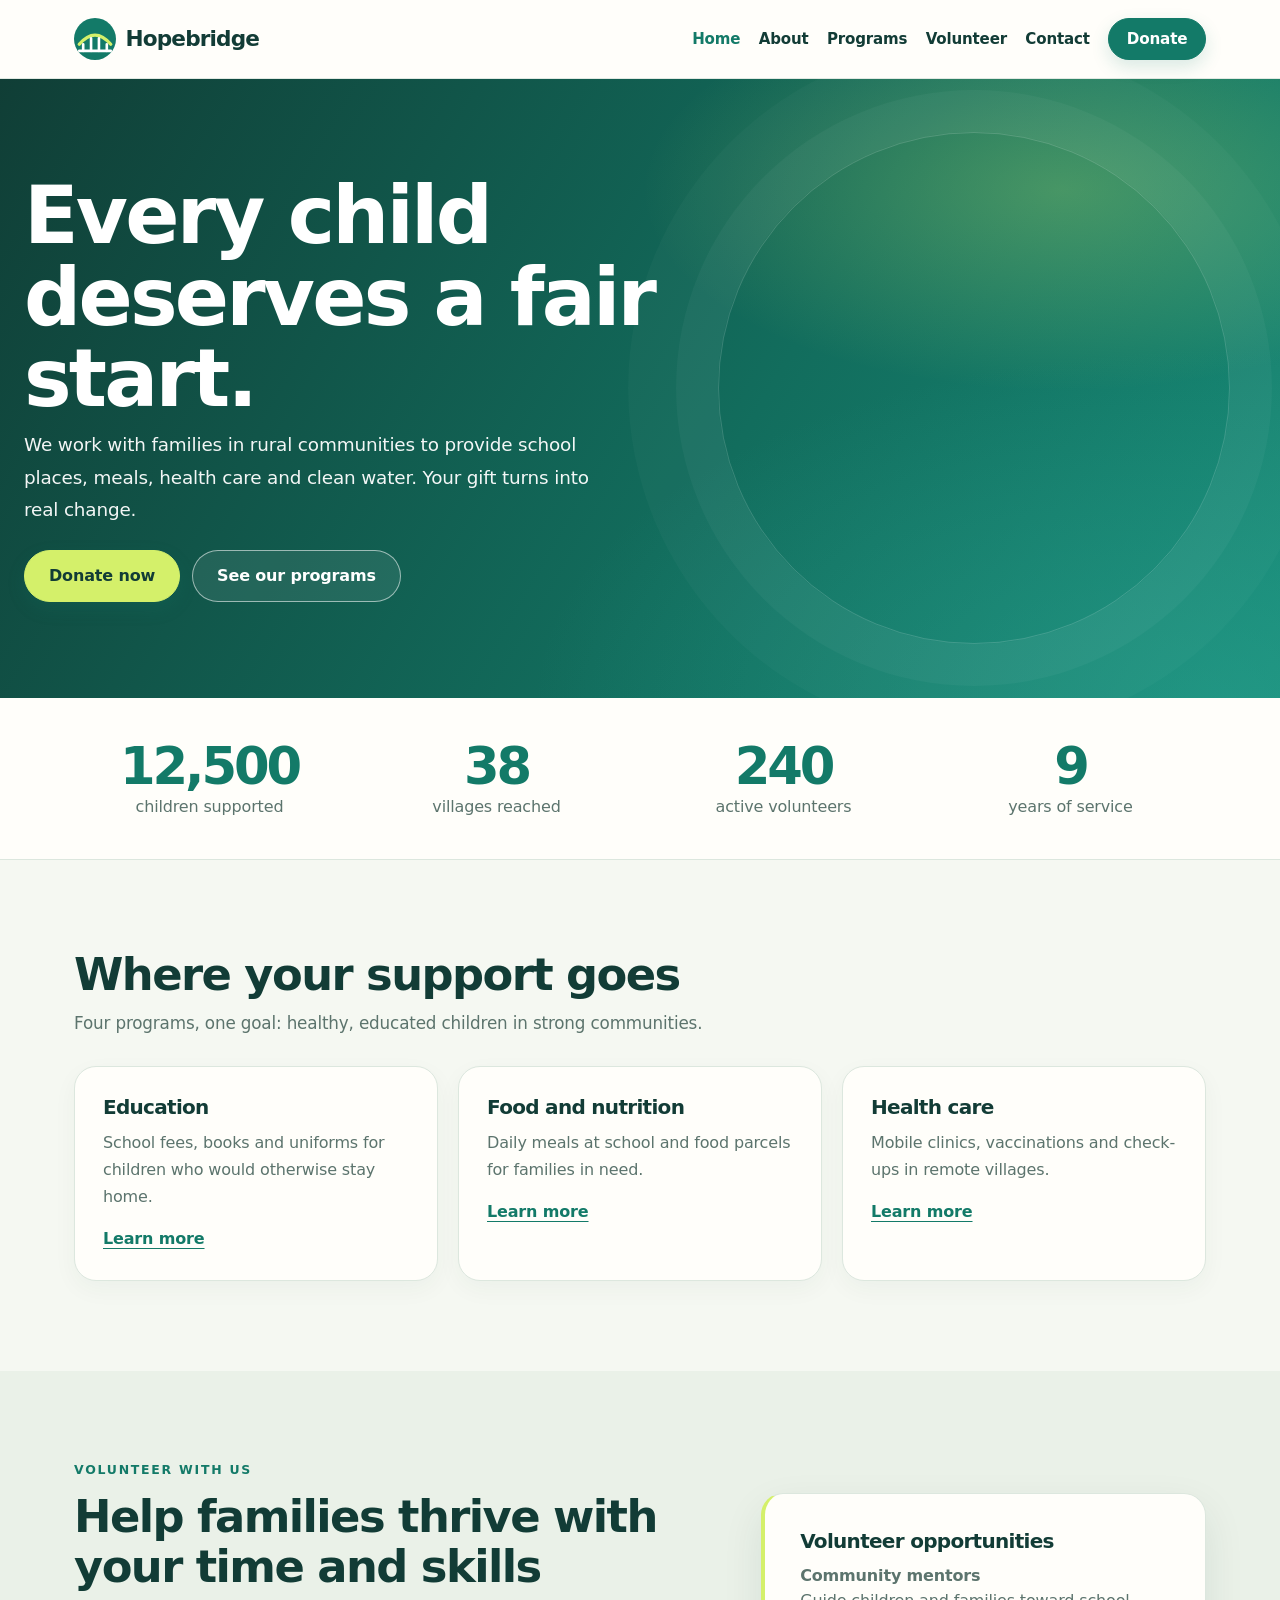
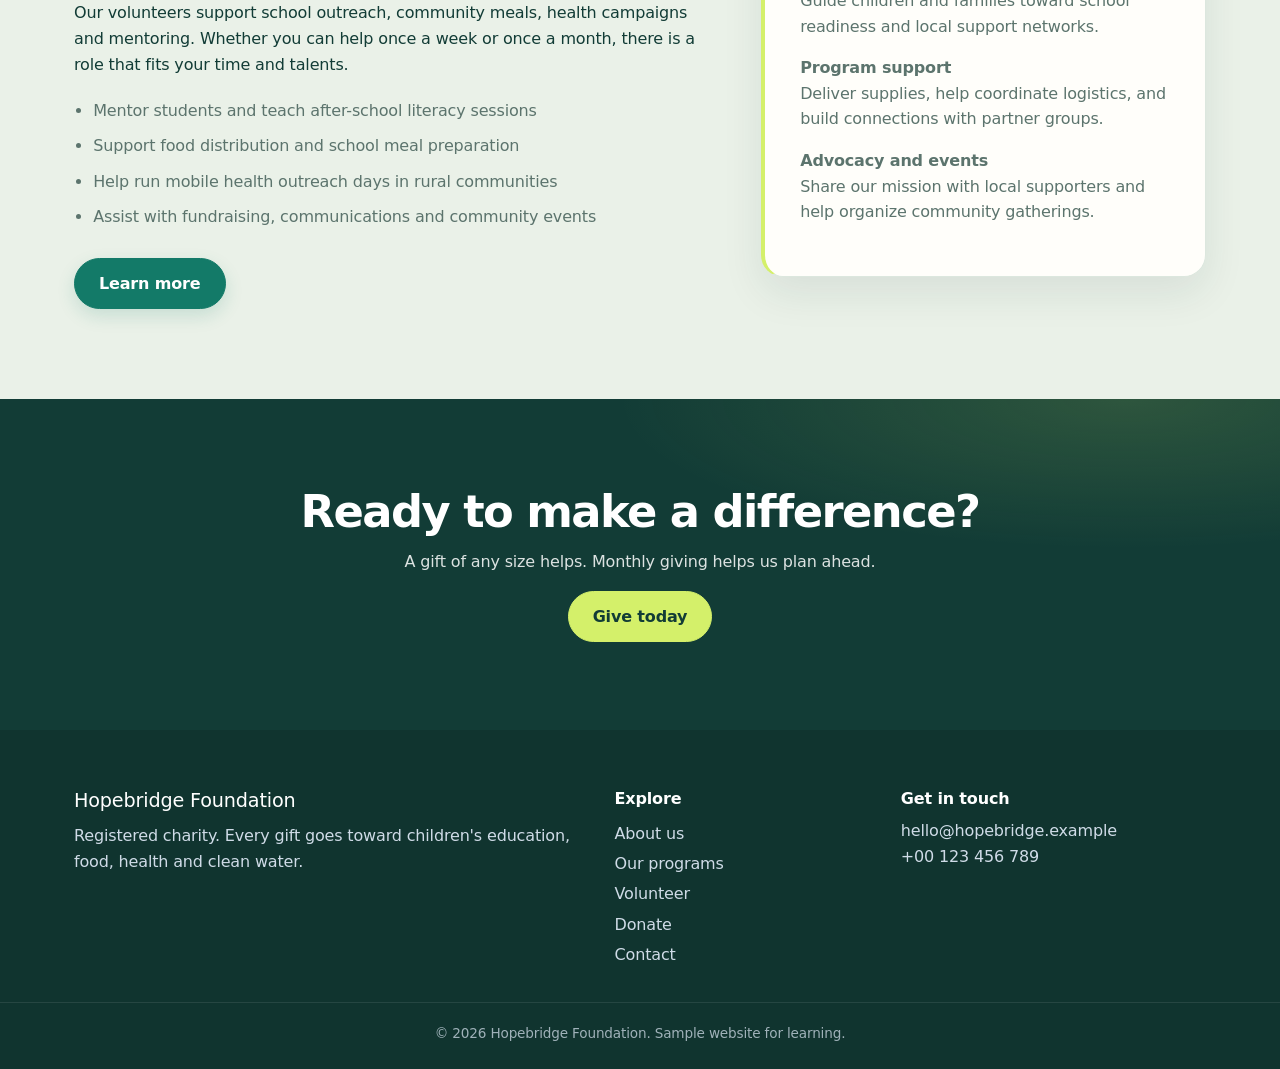
<file: index.html>
<!DOCTYPE html>
<html lang="en">
<head>
  <meta charset="UTF-8" />
  <meta name="viewport" content="width=device-width, initial-scale=1" />
  <title>Home | Hopebridge Foundation</title>
  <meta name="description" content="Hopebridge Foundation helps children and families get education, food, health care and clean water." />
  <link rel="icon" href="images/logo.svg" type="image/svg+xml" />
  <link rel="stylesheet" href="css/style.css" />
</head>
<body>
  <a class="skip" href="#main">Skip to content</a>
  <header class="site-header">
    <div class="wrap nav-bar">
      <a class="brand" href="index.html"><img src="images/logo.svg" alt="" width="36" height="36" /><span>Hopebridge</span></a>
      <button class="nav-toggle" type="button" aria-expanded="false" aria-controls="nav">Menu</button>
      <nav id="nav" class="nav" aria-label="Main">
        <a href="index.html" aria-current="page">Home</a>
        <a href="about.html">About</a>
        <a href="programs.html">Programs</a>
        <a href="volunteer.html">Volunteer</a>
        <a href="contact.html">Contact</a>
        <a class="btn small" href="donate.html">Donate</a>
      </nav>
    </div>
  </header>

  <main id="main">
    <section class="hero">
      <div class="wrap hero-inner">
        <h1>Every child deserves a fair start.</h1>
        <p class="lead">We work with families in rural communities to provide school places, meals, health care and clean water. Your gift turns into real change.</p>
        <div class="btn-row">
          <a class="btn" href="donate.html">Donate now</a>
          <a class="btn ghost" href="programs.html">See our programs</a>
        </div>
      </div>
    </section>

    <section class="stats" aria-label="Our impact">
      <div class="wrap stat-grid">
        <div><p class="stat-num" data-count="12500">0</p><p>children supported</p></div>
        <div><p class="stat-num" data-count="38">0</p><p>villages reached</p></div>
        <div><p class="stat-num" data-count="240">0</p><p>active volunteers</p></div>
        <div><p class="stat-num" data-count="9">0</p><p>years of service</p></div>
      </div>
    </section>

    <section class="section">
      <div class="wrap">
        <h2>Where your support goes</h2>
        <p class="section-intro">Four programs, one goal: healthy, educated children in strong communities.</p>
        <div class="card-grid">
          <article class="card"><h3>Education</h3><p>School fees, books and uniforms for children who would otherwise stay home.</p><a href="programs.html#education">Learn more</a></article>
          <article class="card"><h3>Food and nutrition</h3><p>Daily meals at school and food parcels for families in need.</p><a href="programs.html#food">Learn more</a></article>
          <article class="card"><h3>Health care</h3><p>Mobile clinics, vaccinations and check-ups in remote villages.</p><a href="programs.html#health">Learn more</a></article>
        </div>
      </div>
    </section>

    <section class="section alt volunteer-section">
      <div class="wrap two-col">
        <div>
          <p class="eyebrow">Volunteer with us</p>
          <h2>Help families thrive with your time and skills</h2>
          <p>Our volunteers support school outreach, community meals, health campaigns and mentoring. Whether you can help once a week or once a month, there is a role that fits your time and talents.</p>
          <ul class="check-list">
            <li>Mentor students and teach after-school literacy sessions</li>
            <li>Support food distribution and school meal preparation</li>
            <li>Help run mobile health outreach days in rural communities</li>
            <li>Assist with fundraising, communications and community events</li>
          </ul>
          <a class="btn" href="volunteer.html">Learn more</a>
        </div>
        <div class="panel volunteer-panel">
          <h3>Volunteer opportunities</h3>
          <p><strong>Community mentors</strong><br />Guide children and families toward school readiness and local support networks.</p>
          <p><strong>Program support</strong><br />Deliver supplies, help coordinate logistics, and build connections with partner groups.</p>
          <p><strong>Advocacy and events</strong><br />Share our mission with local supporters and help organize community gatherings.</p>
        </div>
      </div>
    </section>

    <section class="cta">
      <div class="wrap">
        <h2>Ready to make a difference?</h2>
        <p>A gift of any size helps. Monthly giving helps us plan ahead.</p>
        <a class="btn sun" href="donate.html">Give today</a>
      </div>
    </section>
  </main>

  <footer class="site-footer">
    <div class="wrap footer-grid">
      <div>
        <p class="footer-brand">Hopebridge Foundation</p>
        <p>Registered charity. Every gift goes toward children's education, food, health and clean water.</p>
      </div>
      <div>
        <p class="footer-title">Explore</p>
        <a href="about.html">About us</a>
        <a href="programs.html">Our programs</a>
        <a href="volunteer.html">Volunteer</a>
        <a href="donate.html">Donate</a>
        <a href="contact.html">Contact</a>
      </div>
      <div>
        <p class="footer-title">Get in touch</p>
        <p>hello@hopebridge.example<br />+00 123 456 789</p>
      </div>
    </div>
    <p class="copyright">&copy; <span id="year">2026</span> Hopebridge Foundation. Sample website for learning.</p>
  </footer>

  <script src="js/script.js"></script>
</body>
</html>
</file>
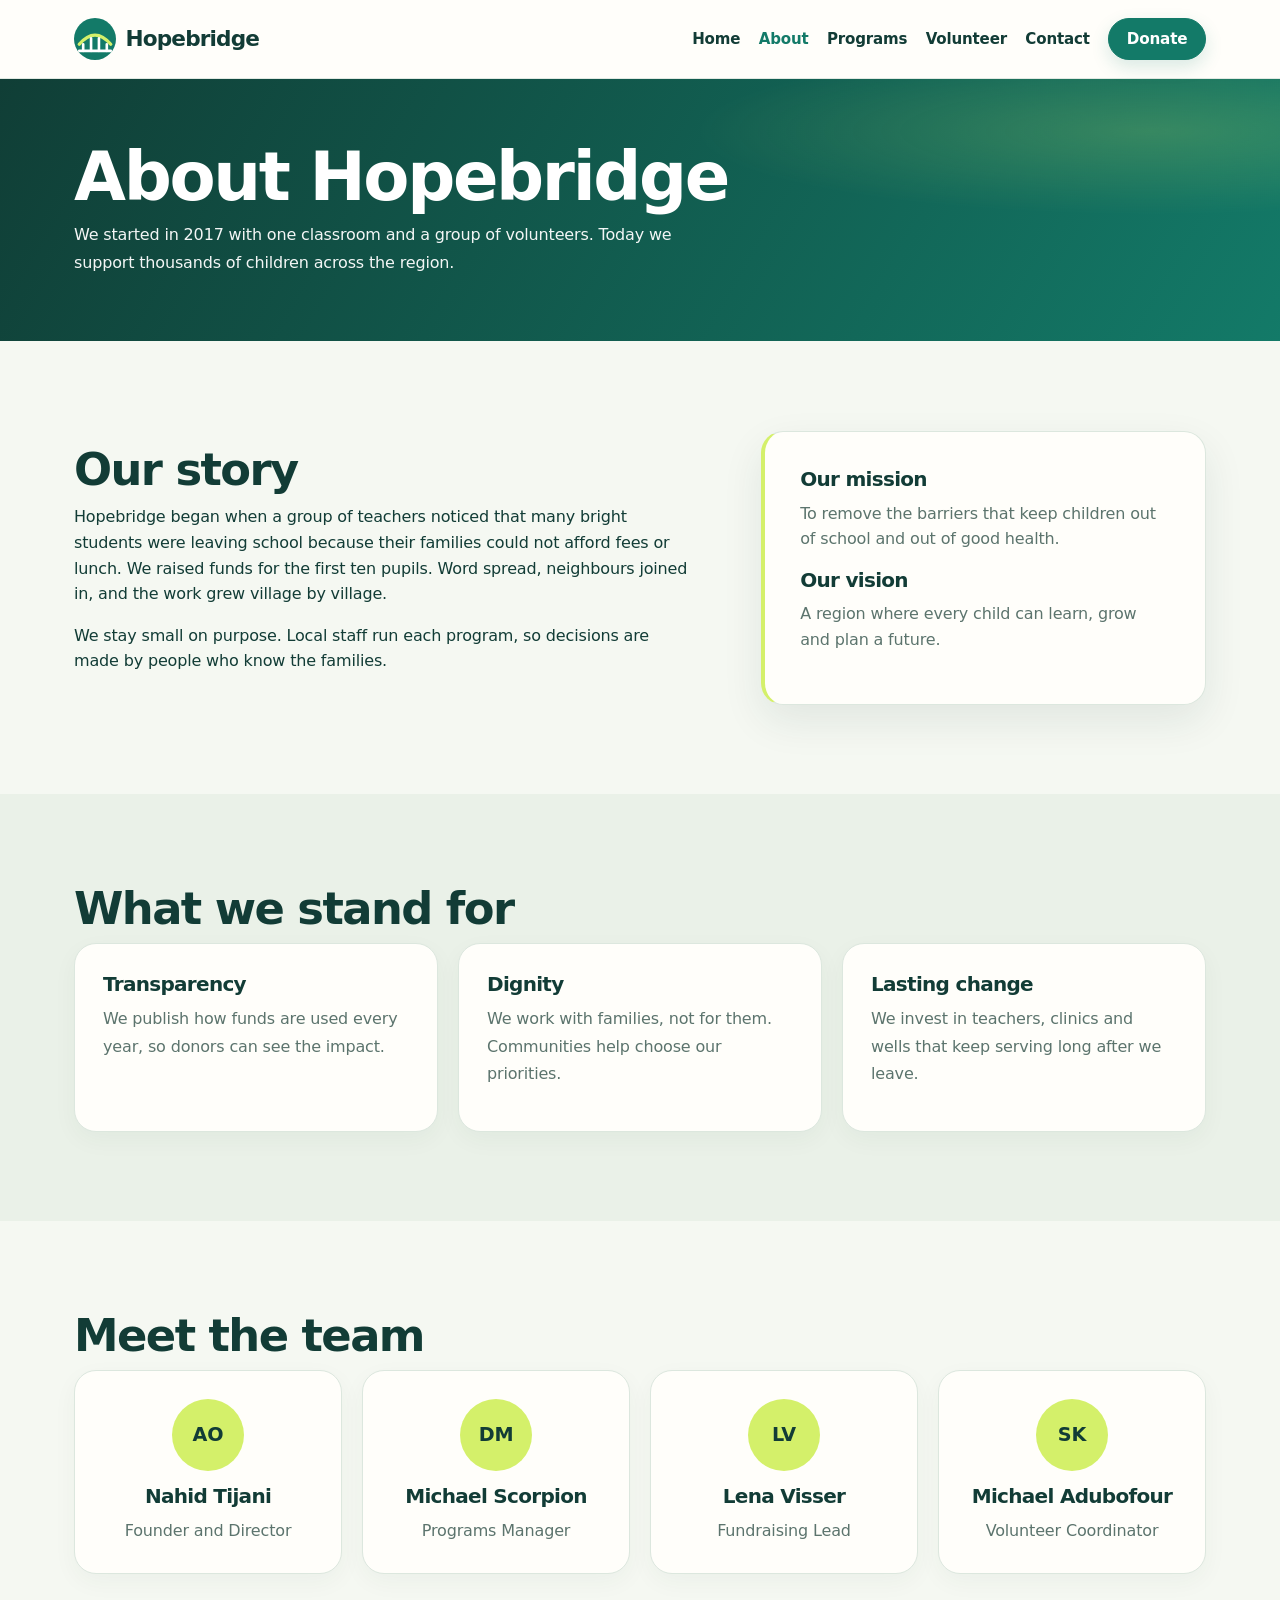
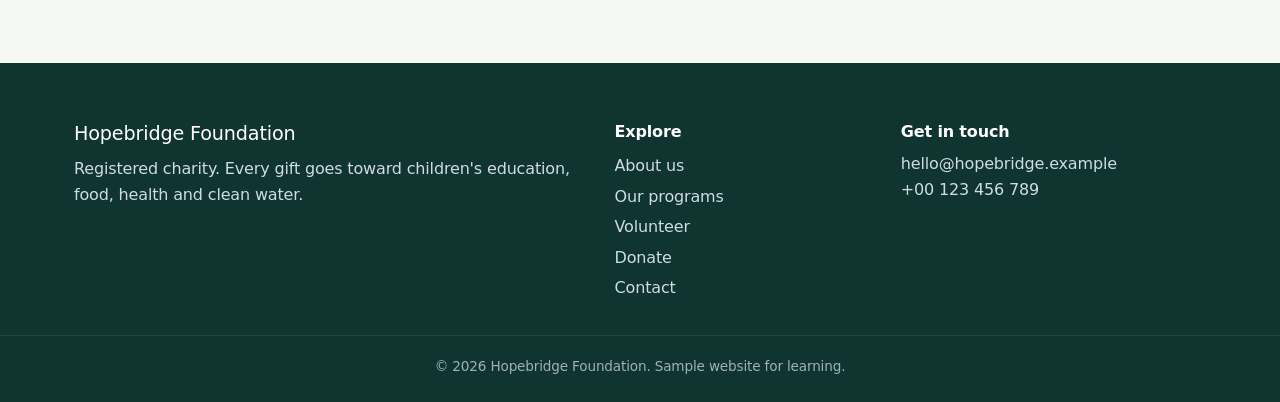
<file: about.html>
<!DOCTYPE html>
<html lang="en">
<head>
  <meta charset="UTF-8" />
  <meta name="viewport" content="width=device-width, initial-scale=1" />
  <title>About us | Hopebridge Foundation</title>
  <meta name="description" content="Hopebridge Foundation helps children and families get education, food, health care and clean water." />
  <link rel="icon" href="images/logo.svg" type="image/svg+xml" />
  <link rel="stylesheet" href="css/style.css" />
</head>
<body>
  <a class="skip" href="#main">Skip to content</a>
  <header class="site-header">
    <div class="wrap nav-bar">
      <a class="brand" href="index.html"><img src="images/logo.svg" alt="" width="36" height="36" /><span>Hopebridge</span></a>
      <button class="nav-toggle" type="button" aria-expanded="false" aria-controls="nav">Menu</button>
      <nav id="nav" class="nav" aria-label="Main">
        <a href="index.html">Home</a>
        <a href="about.html" aria-current="page">About</a>
        <a href="programs.html">Programs</a>
        <a href="volunteer.html">Volunteer</a>
        <a href="contact.html">Contact</a>
        <a class="btn small" href="donate.html">Donate</a>
      </nav>
    </div>
  </header>

  <main id="main">
    <section class="page-head">
      <div class="wrap">
        <h1>About Hopebridge</h1>
        <p class="lead">We started in 2017 with one classroom and a group of volunteers. Today we support thousands of children across the region.</p>
      </div>
    </section>

    <section class="section">
      <div class="wrap two-col">
        <div>
          <h2>Our story</h2>
          <p>Hopebridge began when a group of teachers noticed that many bright students were leaving school because their families could not afford fees or lunch. We raised funds for the first ten pupils. Word spread, neighbours joined in, and the work grew village by village.</p>
          <p>We stay small on purpose. Local staff run each program, so decisions are made by people who know the families.</p>
        </div>
        <div class="panel">
          <h3>Our mission</h3>
          <p>To remove the barriers that keep children out of school and out of good health.</p>
          <h3>Our vision</h3>
          <p>A region where every child can learn, grow and plan a future.</p>
        </div>
      </div>
    </section>

    <section class="section alt">
      <div class="wrap">
        <h2>What we stand for</h2>
        <div class="card-grid">
          <article class="card"><h3>Transparency</h3><p>We publish how funds are used every year, so donors can see the impact.</p></article>
          <article class="card"><h3>Dignity</h3><p>We work with families, not for them. Communities help choose our priorities.</p></article>
          <article class="card"><h3>Lasting change</h3><p>We invest in teachers, clinics and wells that keep serving long after we leave.</p></article>
        </div>
      </div>
    </section>

    <section class="section">
      <div class="wrap">
        <h2>Meet the team</h2>
        <div class="card-grid four">
          <article class="card person"><div class="avatar">AO</div><h3>Nahid Tijani</h3><p>Founder and Director</p></article>
          <article class="card person"><div class="avatar">DM</div><h3>Michael Scorpion</h3><p>Programs Manager</p></article>
          <article class="card person"><div class="avatar">LV</div><h3>Lena Visser</h3><p>Fundraising Lead</p></article>
          <article class="card person"><div class="avatar">SK</div><h3>Michael Adubofour</h3><p>Volunteer Coordinator</p></article>
        </div>
      </div>
    </section>
  </main>

  <footer class="site-footer">
    <div class="wrap footer-grid">
      <div>
        <p class="footer-brand">Hopebridge Foundation</p>
        <p>Registered charity. Every gift goes toward children's education, food, health and clean water.</p>
      </div>
      <div>
        <p class="footer-title">Explore</p>
        <a href="about.html">About us</a>
        <a href="programs.html">Our programs</a>
        <a href="volunteer.html">Volunteer</a>
        <a href="donate.html">Donate</a>
        <a href="contact.html">Contact</a>
      </div>
      <div>
        <p class="footer-title">Get in touch</p>
        <p>hello@hopebridge.example<br />+00 123 456 789</p>
      </div>
    </div>
    <p class="copyright">&copy; <span id="year">2026</span> Hopebridge Foundation. Sample website for learning.</p>
  </footer>

  <script src="js/script.js"></script>
</body>
</html>
</file>
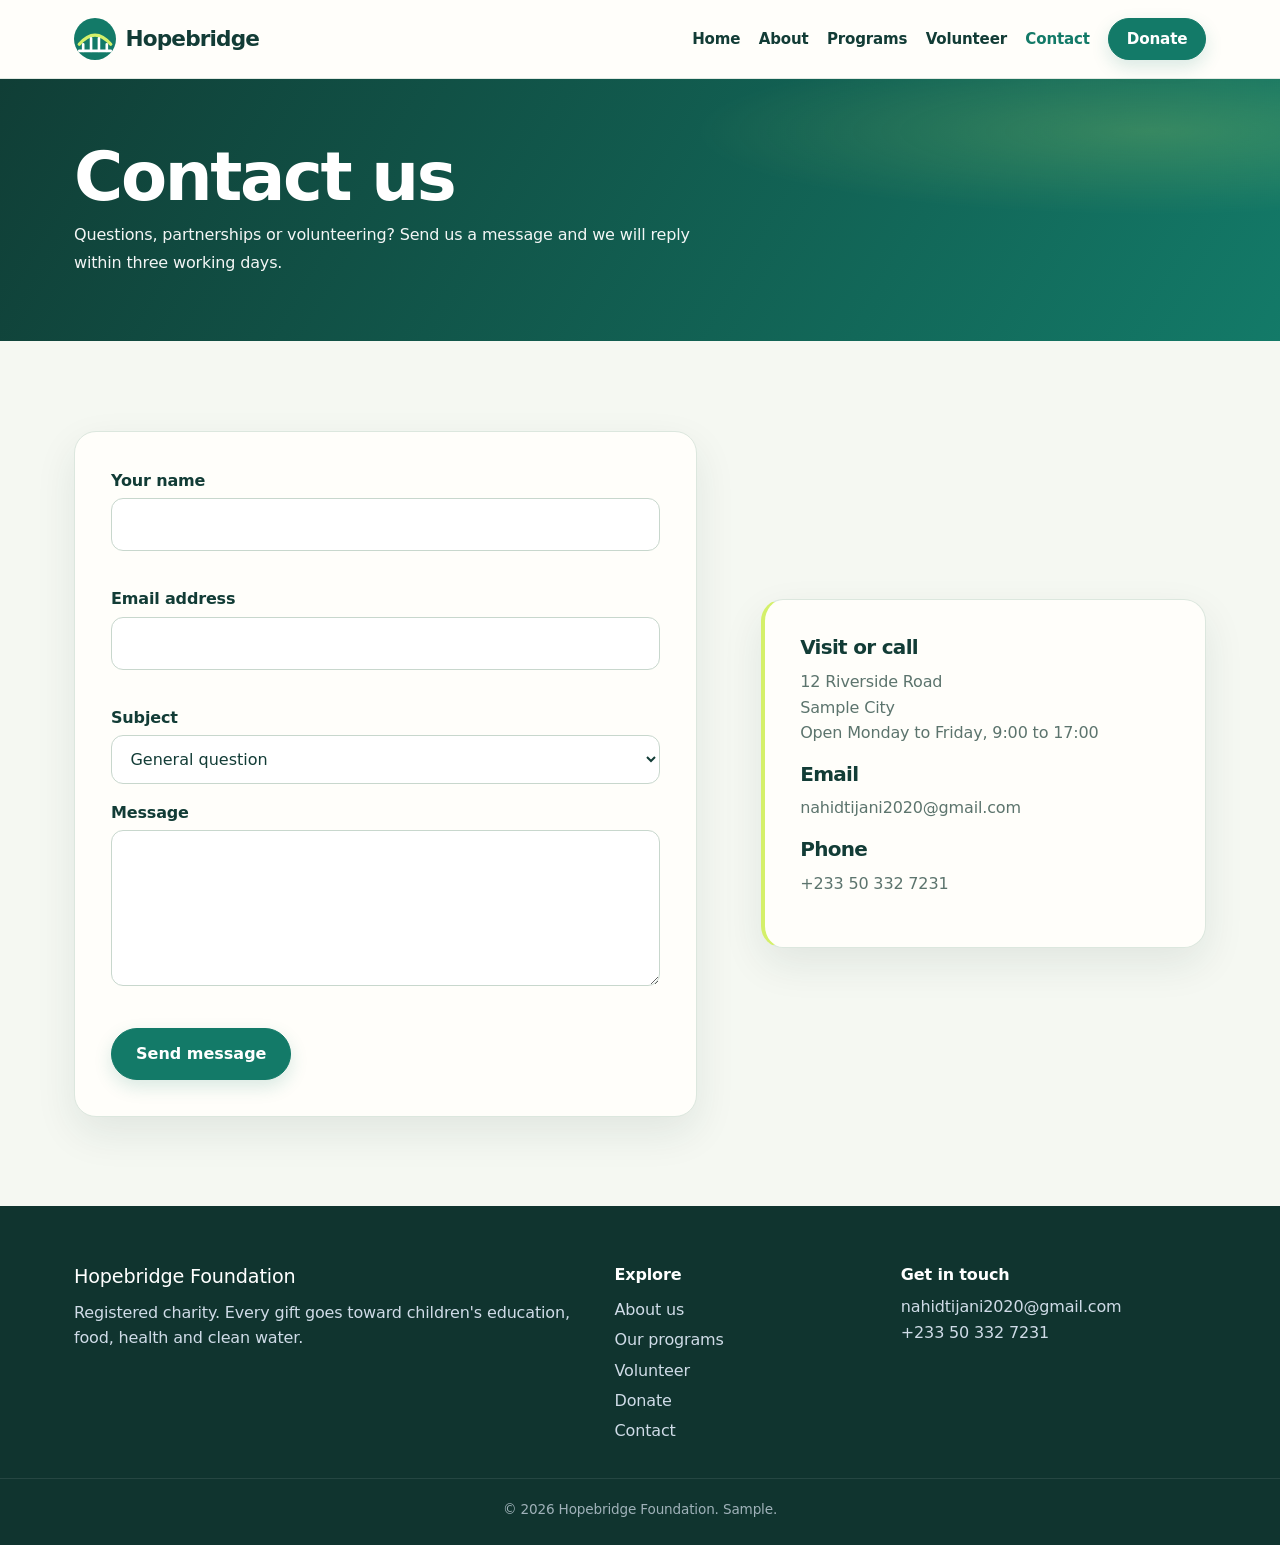
<file: contact.html>
<!DOCTYPE html>
<html lang="en">
<head>
  <meta charset="UTF-8" />
  <meta name="viewport" content="width=device-width, initial-scale=1" />
  <title>Contact | Hopebridge Foundation</title>
  <meta name="description" content="Hopebridge Foundation helps children and families get education, food, health care and clean water." />
  <link rel="icon" href="images/logo.svg" type="image/svg+xml" />
  <link rel="stylesheet" href="css/style.css" />
</head>
<body>
  <a class="skip" href="#main">Skip to content</a>
  <header class="site-header">
    <div class="wrap nav-bar">
      <a class="brand" href="index.html"><img src="images/logo.svg" alt="" width="36" height="36" /><span>Hopebridge</span></a>
      <button class="nav-toggle" type="button" aria-expanded="false" aria-controls="nav">Menu</button>
      <nav id="nav" class="nav" aria-label="Main">
        <a href="index.html">Home</a>
        <a href="about.html">About</a>
        <a href="programs.html">Programs</a>
        <a href="volunteer.html">Volunteer</a>
        <a href="contact.html" aria-current="page">Contact</a>
        <a class="btn small" href="donate.html">Donate</a>
      </nav>
    </div>
  </header>

  <main id="main">
    <section class="page-head">
      <div class="wrap">
        <h1>Contact us</h1>
        <p class="lead">Questions, partnerships or volunteering? Send us a message and we will reply within three working days.</p>
      </div>
    </section>

    <section class="section">
      <div class="wrap two-col">
        <div>
          <form id="contact-form" class="form" novalidate>
            <div class="field">
              <label for="c-name">Your name</label>
              <input type="text" id="c-name" autocomplete="name" />
              <p class="error" id="c-name-error"></p>
            </div>
            <div class="field">
              <label for="c-email">Email address</label>
              <input type="email" id="c-email" autocomplete="email" />
              <p class="error" id="c-email-error"></p>
            </div>
            <div class="field">
              <label for="c-subject">Subject</label>
              <select id="c-subject">
                <option>General question</option>
                <option>Volunteering</option>
                <option>Partnership</option>
                <option>Donation help</option>
              </select>
            </div>
            <div class="field">
              <label for="c-message">Message</label>
              <textarea id="c-message" rows="5"></textarea>
              <p class="error" id="c-message-error"></p>
            </div>
            <button class="btn" type="submit">Send message</button>
          </form>
          <div id="contact-success" class="success" role="status" hidden>
            <h2>Message sent</h2>
            <p>Thanks for reaching out. We will reply soon.</p>
          </div>
        </div>
        <aside class="panel">
          <h3>Visit or call</h3>
          <p>12 Riverside Road<br />Sample City<br />Open Monday to Friday, 9:00 to 17:00</p>
          <h3>Email</h3>
          <p>nahidtijani2020@gmail.com</p>
          <h3>Phone</h3>
          <p>+233 50 332 7231</p>
        </aside>
      </div>
    </section>
  </main>

  <footer class="site-footer">
    <div class="wrap footer-grid">
      <div>
        <p class="footer-brand">Hopebridge Foundation</p>
        <p>Registered charity. Every gift goes toward children's education, food, health and clean water.</p>
      </div>
      <div>
        <p class="footer-title">Explore</p>
        <a href="about.html">About us</a>
        <a href="programs.html">Our programs</a>
        <a href="volunteer.html">Volunteer</a>
        <a href="donate.html">Donate</a>
        <a href="contact.html">Contact</a>
      </div>
      <div>
        <p class="footer-title">Get in touch</p>
        <p>nahidtijani2020@gmail.com<br />+233 50 332 7231</p>
      </div>
    </div>
    <p class="copyright">&copy; <span id="year">2026</span> Hopebridge Foundation. Sample.</p>
  </footer>

  <script src="js/script.js"></script>
</body>
</html>
</file>
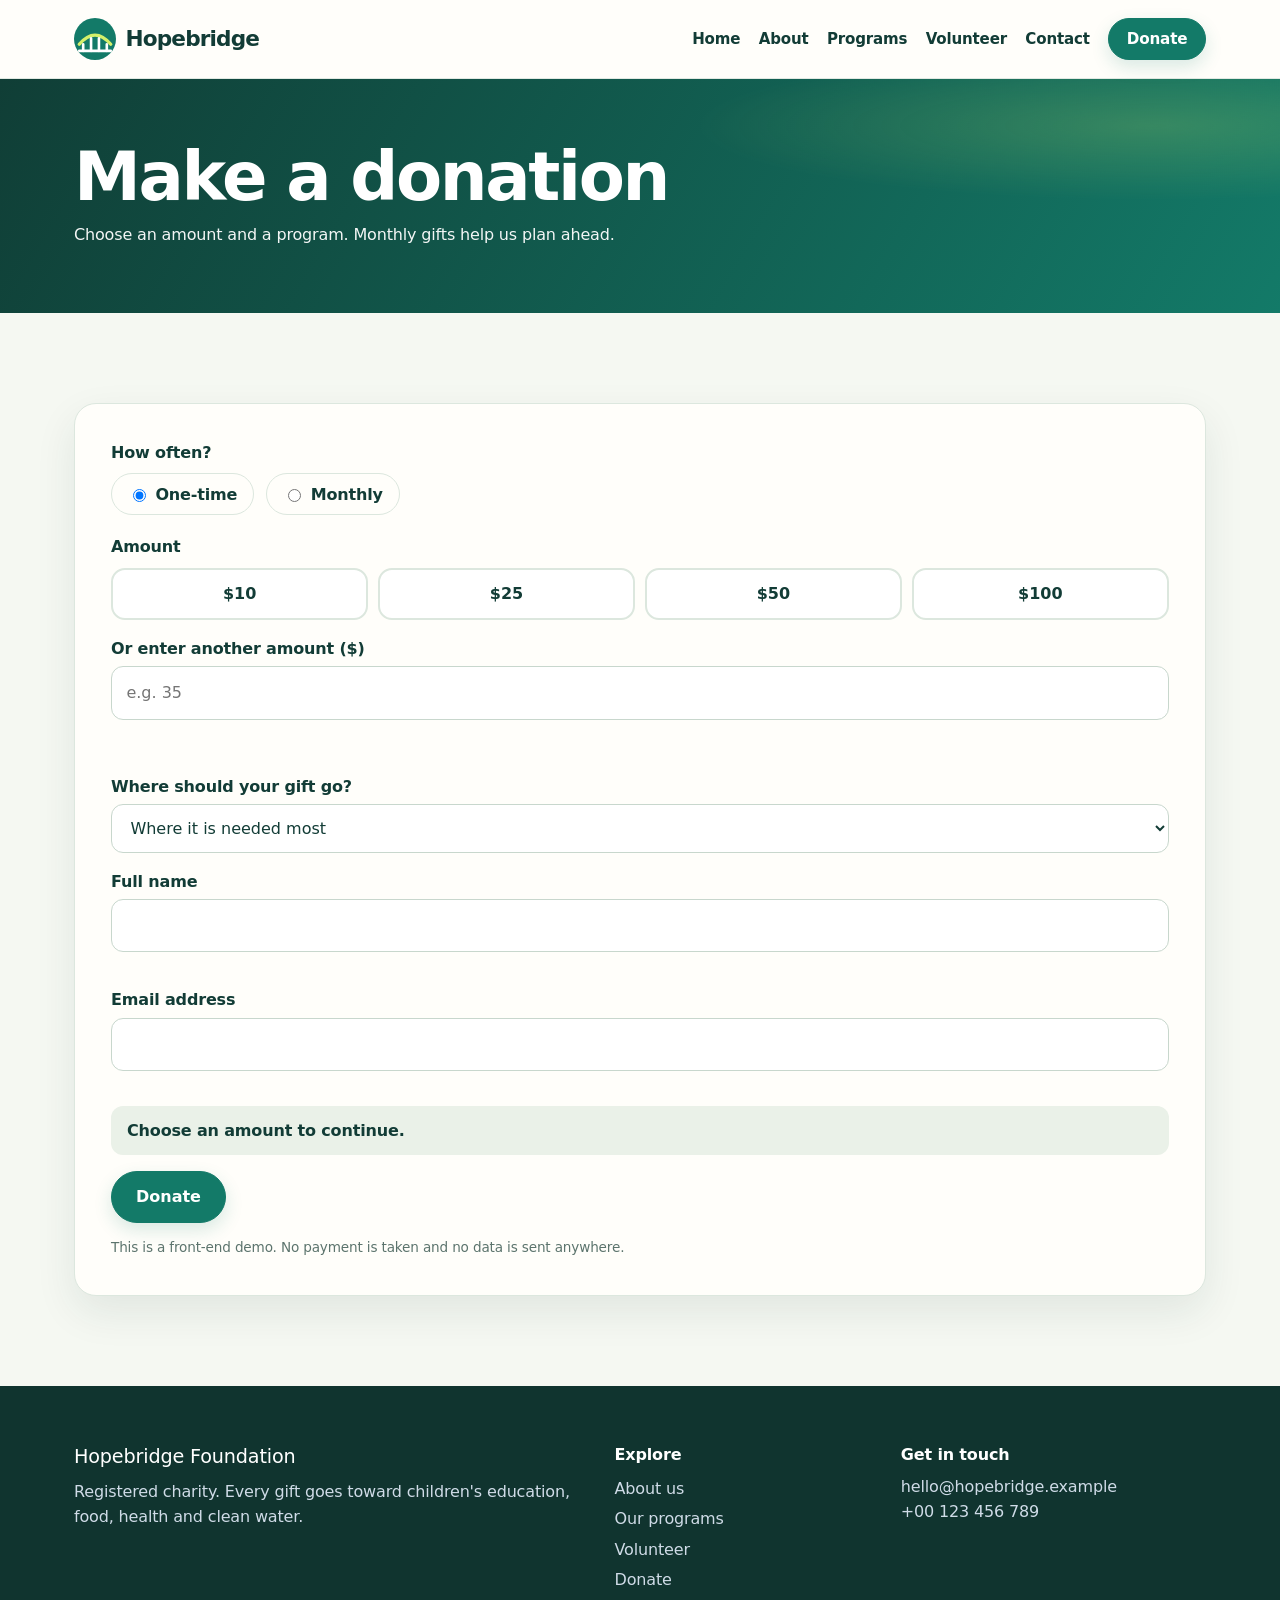
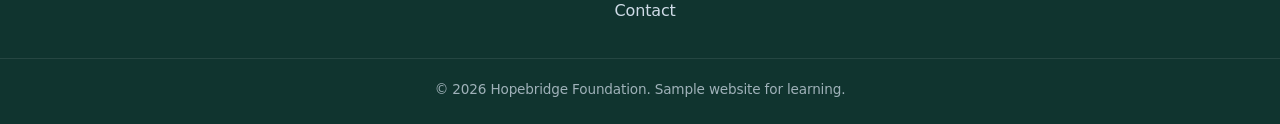
<file: donate.html>
<!DOCTYPE html>
<html lang="en">
<head>
  <meta charset="UTF-8" />
  <meta name="viewport" content="width=device-width, initial-scale=1" />
  <title>Donate | Hopebridge Foundation</title>
  <meta name="description" content="Hopebridge Foundation helps children and families get education, food, health care and clean water." />
  <link rel="icon" href="images/logo.svg" type="image/svg+xml" />
  <link rel="stylesheet" href="css/style.css" />
</head>
<body>
  <a class="skip" href="#main">Skip to content</a>
  <header class="site-header">
    <div class="wrap nav-bar">
      <a class="brand" href="index.html"><img src="images/logo.svg" alt="" width="36" height="36" /><span>Hopebridge</span></a>
      <button class="nav-toggle" type="button" aria-expanded="false" aria-controls="nav">Menu</button>
      <nav id="nav" class="nav" aria-label="Main">
        <a href="index.html">Home</a>
        <a href="about.html">About</a>
        <a href="programs.html">Programs</a>
        <a href="volunteer.html">Volunteer</a>
        <a href="contact.html">Contact</a>
        <a class="btn small" href="donate.html" aria-current="page">Donate</a>
      </nav>
    </div>
  </header>

  <main id="main">
    <section class="page-head">
      <div class="wrap">
        <h1>Make a donation</h1>
        <p class="lead">Choose an amount and a program. Monthly gifts help us plan ahead.</p>
      </div>
    </section>

    <section class="section">
      <div class="wrap narrow">
        <form id="donate-form" class="form" novalidate>
          <fieldset>
            <legend>How often?</legend>
            <div class="choice-row">
              <label class="choice"><input type="radio" name="freq" value="one-time" checked /> One-time</label>
              <label class="choice"><input type="radio" name="freq" value="monthly" /> Monthly</label>
            </div>
          </fieldset>

          <fieldset>
            <legend>Amount</legend>
            <div class="amounts">
              <button type="button" class="amount" data-amount="10" aria-pressed="false">$10</button>
              <button type="button" class="amount" data-amount="25" aria-pressed="false">$25</button>
              <button type="button" class="amount" data-amount="50" aria-pressed="false">$50</button>
              <button type="button" class="amount" data-amount="100" aria-pressed="false">$100</button>
            </div>
            <div class="field">
              <label for="custom">Or enter another amount ($)</label>
              <input type="number" id="custom" min="1" step="any" inputmode="decimal" placeholder="e.g. 35" />
              <p class="error" id="custom-error"></p>
            </div>
          </fieldset>

          <div class="field">
            <label for="program">Where should your gift go?</label>
            <select id="program">
              <option value="Where it is needed most">Where it is needed most</option>
              <option value="Education">Education</option>
              <option value="Food and nutrition">Food and nutrition</option>
              <option value="Health care">Health care</option>
              <option value="Clean water">Clean water</option>
            </select>
          </div>

          <div class="field">
            <label for="name">Full name</label>
            <input type="text" id="name" autocomplete="name" />
            <p class="error" id="name-error"></p>
          </div>
          <div class="field">
            <label for="email">Email address</label>
            <input type="email" id="email" autocomplete="email" />
            <p class="error" id="email-error"></p>
          </div>

          <p class="summary" id="summary" aria-live="polite">Choose an amount to continue.</p>
          <button class="btn" type="submit">Donate</button>
          <p class="note">This is a front-end demo. No payment is taken and no data is sent anywhere.</p>
        </form>

        <div id="donate-success" class="success" role="status" hidden>
          <h2>Thank you, <span id="thanks-name"></span>!</h2>
          <p id="thanks-detail"></p>
          <a class="btn ghost" href="index.html">Back to home</a>
        </div>
      </div>
    </section>
  </main>

  <footer class="site-footer">
    <div class="wrap footer-grid">
      <div>
        <p class="footer-brand">Hopebridge Foundation</p>
        <p>Registered charity. Every gift goes toward children's education, food, health and clean water.</p>
      </div>
      <div>
        <p class="footer-title">Explore</p>
        <a href="about.html">About us</a>
        <a href="programs.html">Our programs</a>
        <a href="volunteer.html">Volunteer</a>
        <a href="donate.html">Donate</a>
        <a href="contact.html">Contact</a>
      </div>
      <div>
        <p class="footer-title">Get in touch</p>
        <p>hello@hopebridge.example<br />+00 123 456 789</p>
      </div>
    </div>
    <p class="copyright">&copy; <span id="year">2026</span> Hopebridge Foundation. Sample website for learning.</p>
  </footer>

  <script src="js/script.js"></script>
</body>
</html>
</file>
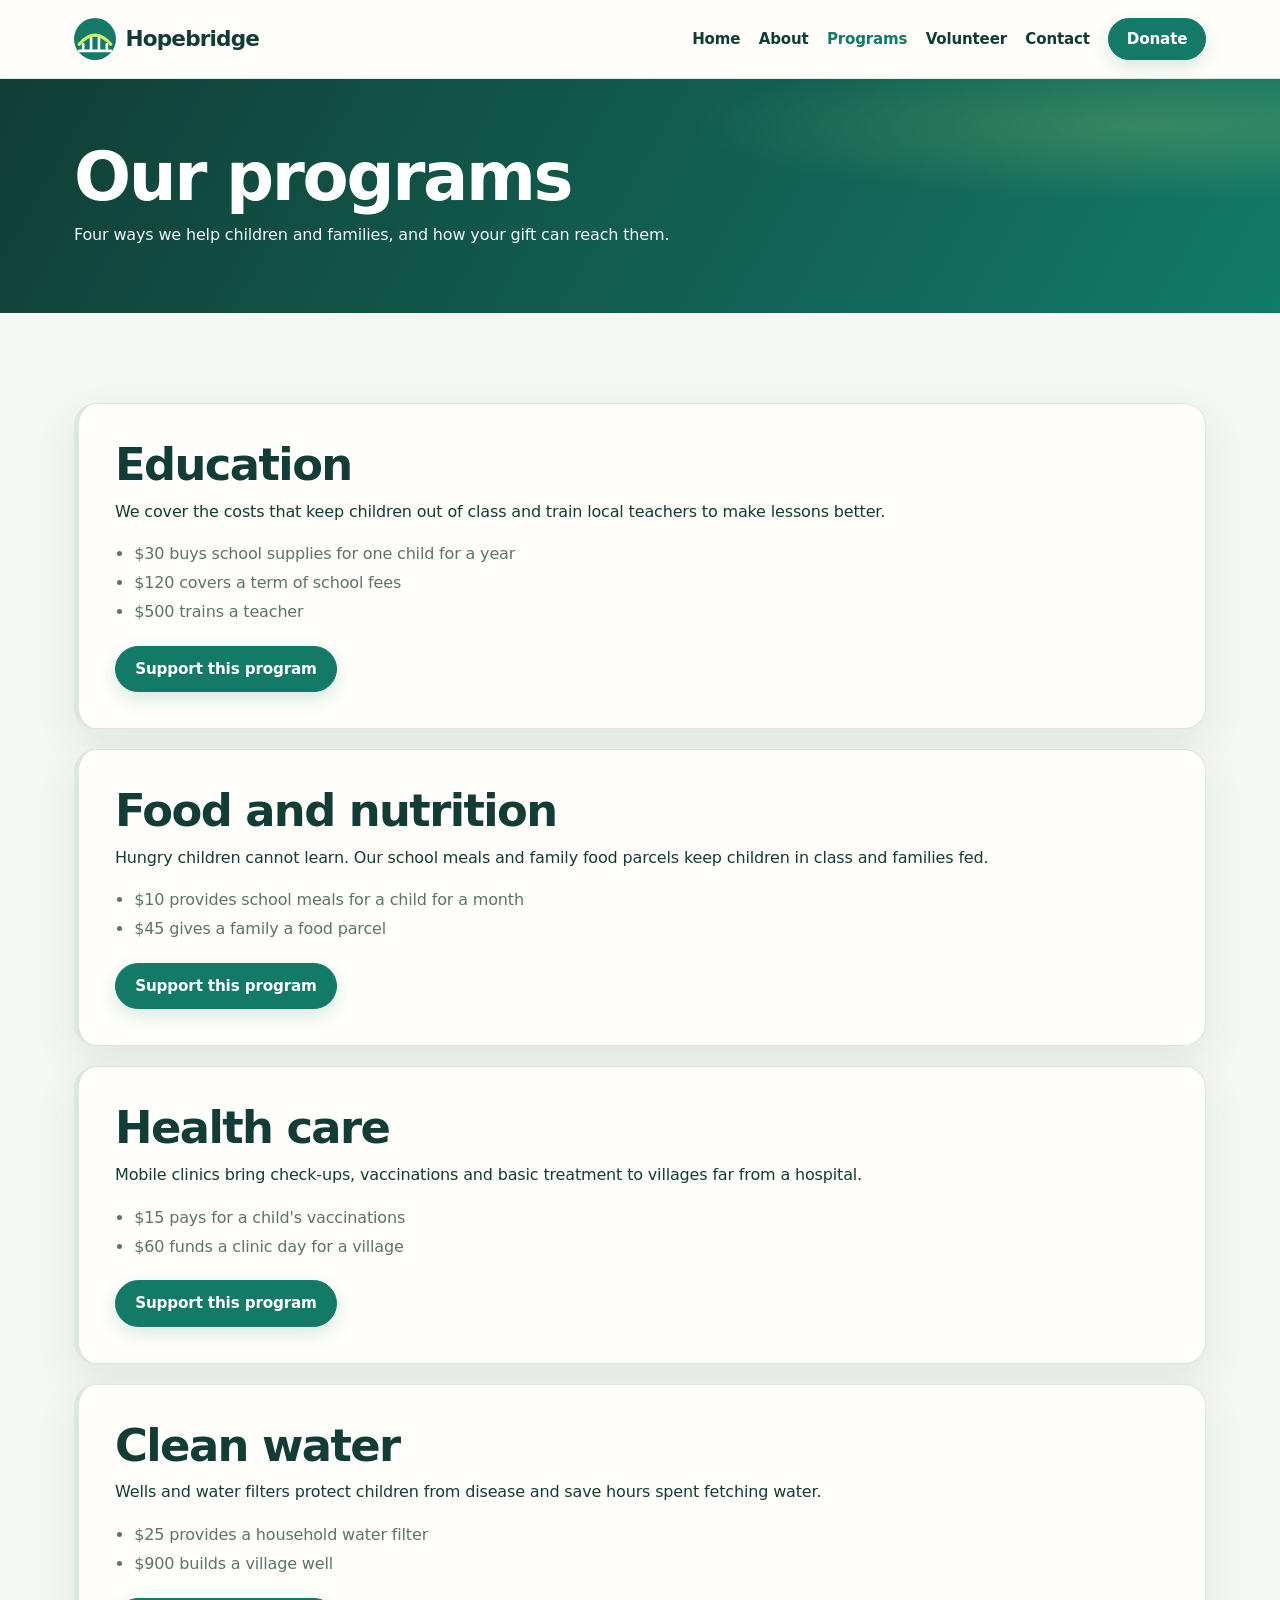
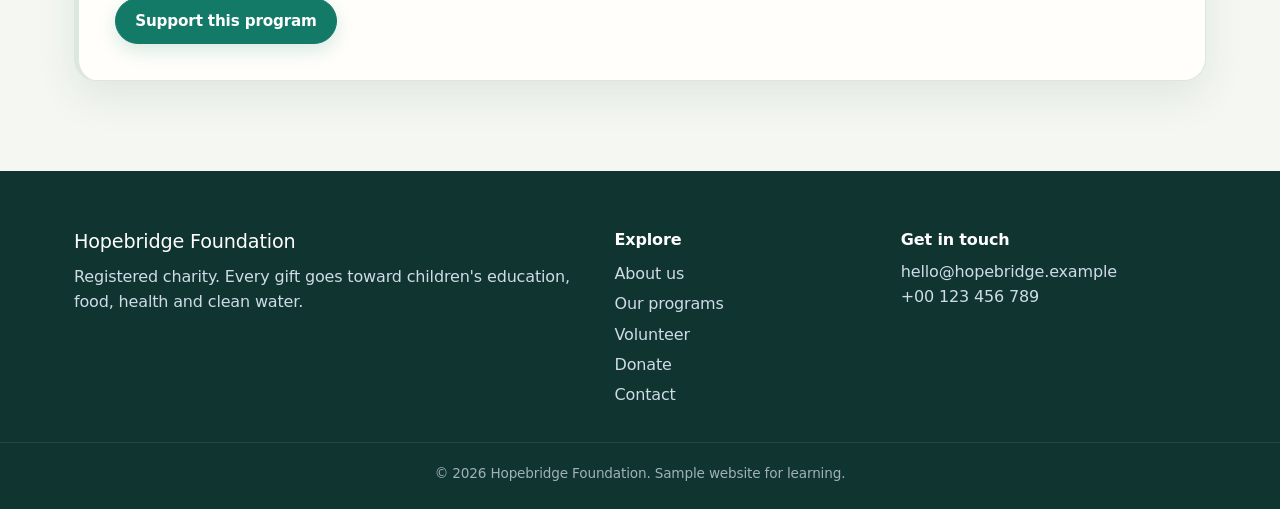
<file: programs.html>
<!DOCTYPE html>
<html lang="en">
<head>
  <meta charset="UTF-8" />
  <meta name="viewport" content="width=device-width, initial-scale=1" />
  <title>Our programs | Hopebridge Foundation</title>
  <meta name="description" content="Hopebridge Foundation helps children and families get education, food, health care and clean water." />
  <link rel="icon" href="images/logo.svg" type="image/svg+xml" />
  <link rel="stylesheet" href="css/style.css" />
</head>
<body>
  <a class="skip" href="#main">Skip to content</a>
  <header class="site-header">
    <div class="wrap nav-bar">
      <a class="brand" href="index.html"><img src="images/logo.svg" alt="" width="36" height="36" /><span>Hopebridge</span></a>
      <button class="nav-toggle" type="button" aria-expanded="false" aria-controls="nav">Menu</button>
      <nav id="nav" class="nav" aria-label="Main">
        <a href="index.html">Home</a>
        <a href="about.html">About</a>
        <a href="programs.html" aria-current="page">Programs</a>
        <a href="volunteer.html">Volunteer</a>
        <a href="contact.html">Contact</a>
        <a class="btn small" href="donate.html">Donate</a>
      </nav>
    </div>
  </header>

  <main id="main">
    <section class="page-head">
      <div class="wrap">
        <h1>Our programs</h1>
        <p class="lead">Four ways we help children and families, and how your gift can reach them.</p>
      </div>
    </section>

    <section class="section">
      <div class="wrap program-list">
        <article class="program p-blue" id="education">
          <div class="program-body">
            <h2>Education</h2>
            <p>We cover the costs that keep children out of class and train local teachers to make lessons better.</p>
            <ul><li>$30 buys school supplies for one child for a year</li><li>$120 covers a term of school fees</li><li>$500 trains a teacher</li></ul>
            <a class="btn small" href="donate.html?program=education">Support this program</a>
          </div>
        </article>
        <article class="program p-sun" id="food">
          <div class="program-body">
            <h2>Food and nutrition</h2>
            <p>Hungry children cannot learn. Our school meals and family food parcels keep children in class and families fed.</p>
            <ul><li>$10 provides school meals for a child for a month</li><li>$45 gives a family a food parcel</li></ul>
            <a class="btn small" href="donate.html?program=food">Support this program</a>
          </div>
        </article>
        <article class="program p-green" id="health">
          <div class="program-body">
            <h2>Health care</h2>
            <p>Mobile clinics bring check-ups, vaccinations and basic treatment to villages far from a hospital.</p>
            <ul><li>$15 pays for a child's vaccinations</li><li>$60 funds a clinic day for a village</li></ul>
            <a class="btn small" href="donate.html?program=health">Support this program</a>
          </div>
        </article>
        <article class="program p-teal" id="water">
          <div class="program-body">
            <h2>Clean water</h2>
            <p>Wells and water filters protect children from disease and save hours spent fetching water.</p>
            <ul><li>$25 provides a household water filter</li><li>$900 builds a village well</li></ul>
            <a class="btn small" href="donate.html?program=water">Support this program</a>
          </div>
        </article>
      </div>
    </section>
  </main>

  <footer class="site-footer">
    <div class="wrap footer-grid">
      <div>
        <p class="footer-brand">Hopebridge Foundation</p>
        <p>Registered charity. Every gift goes toward children's education, food, health and clean water.</p>
      </div>
      <div>
        <p class="footer-title">Explore</p>
        <a href="about.html">About us</a>
        <a href="programs.html">Our programs</a>
        <a href="volunteer.html">Volunteer</a>
        <a href="donate.html">Donate</a>
        <a href="contact.html">Contact</a>
      </div>
      <div>
        <p class="footer-title">Get in touch</p>
        <p>hello@hopebridge.example<br />+00 123 456 789</p>
      </div>
    </div>
    <p class="copyright">&copy; <span id="year">2026</span> Hopebridge Foundation. Sample website for learning.</p>
  </footer>

  <script src="js/script.js"></script>
</body>
</html>
</file>
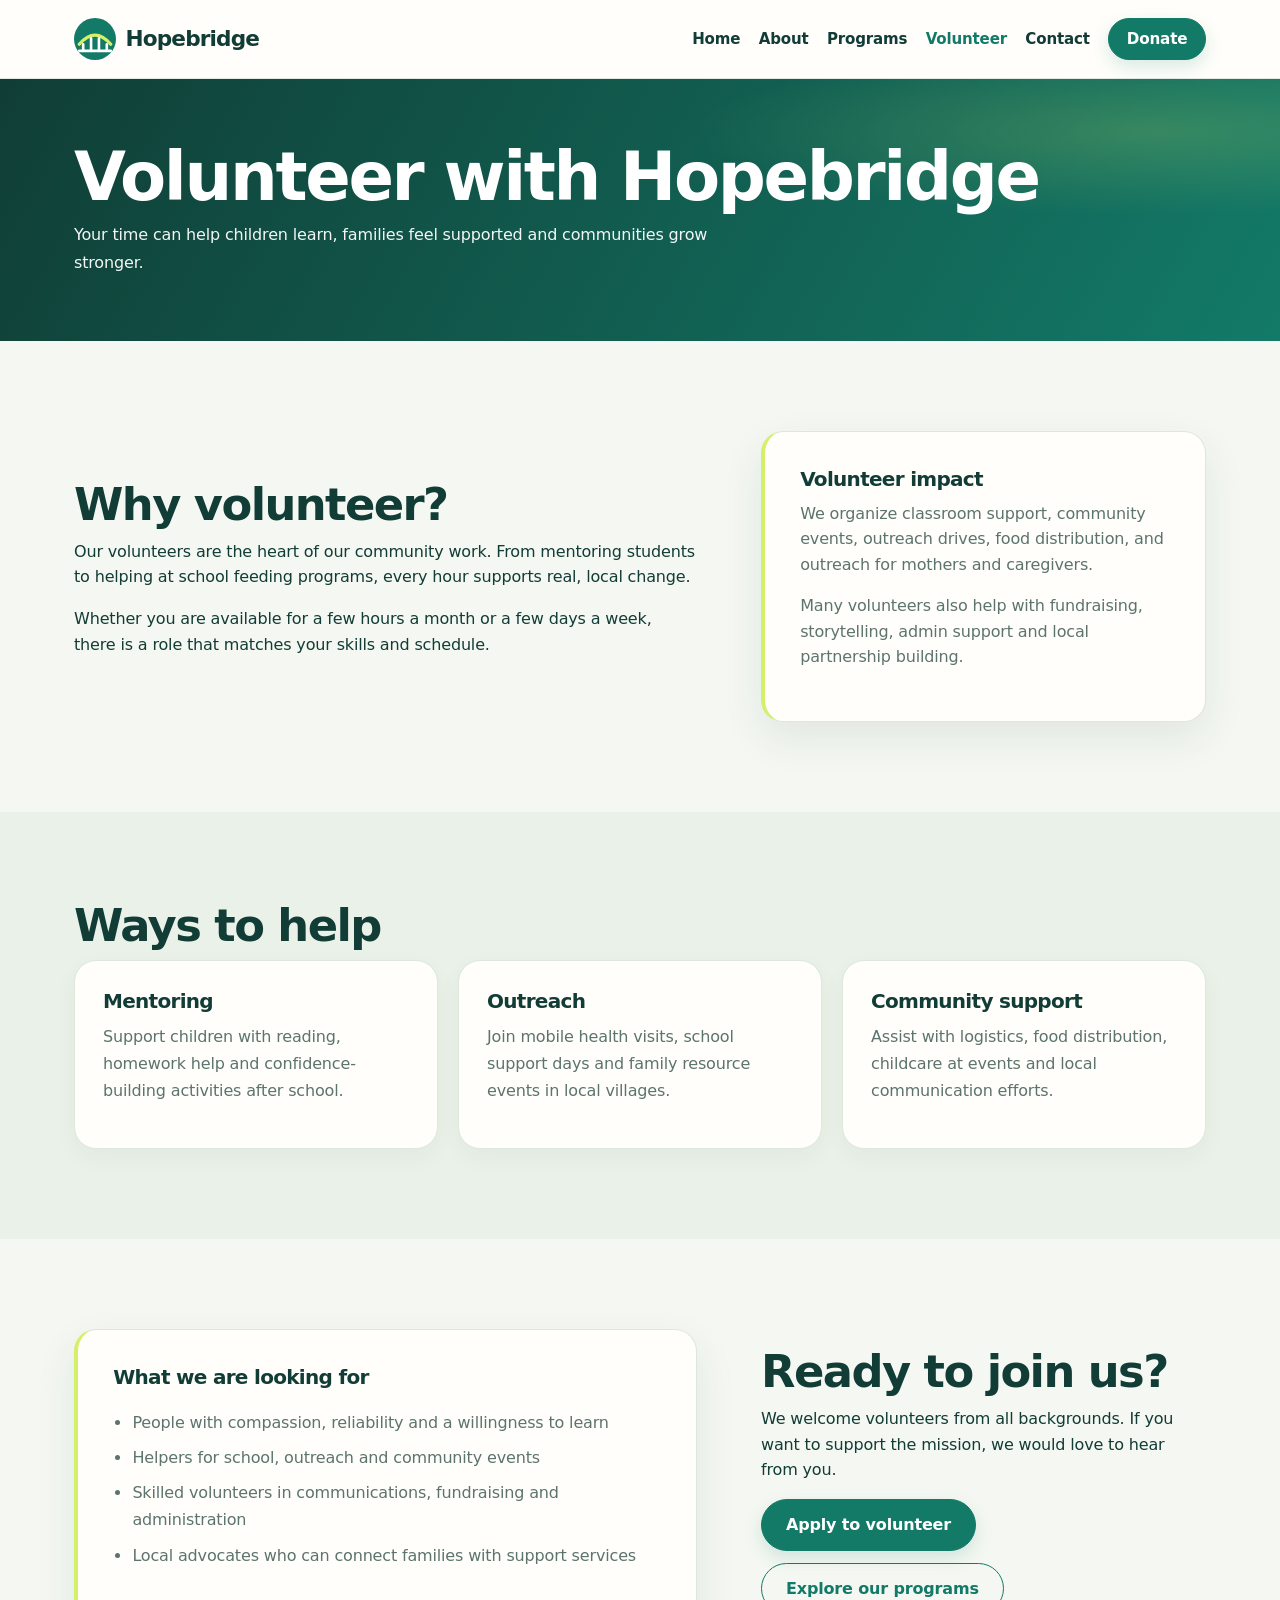
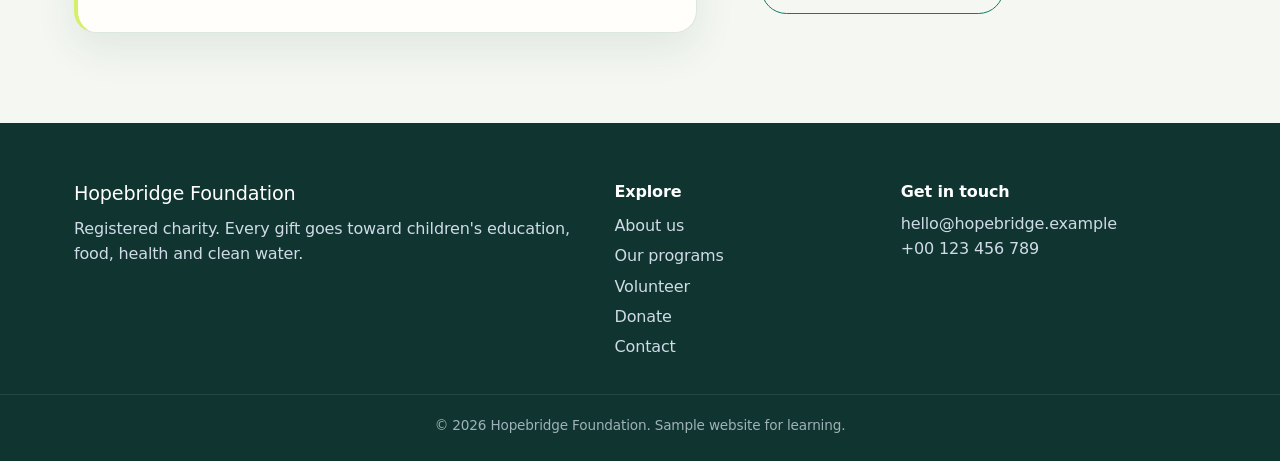
<file: volunteer.html>
<!DOCTYPE html>
<html lang="en">
<head>
  <meta charset="UTF-8" />
  <meta name="viewport" content="width=device-width, initial-scale=1" />
  <title>Volunteer | Hopebridge Foundation</title>
  <meta name="description" content="Volunteer with Hopebridge Foundation to support children, families and community programs through mentoring, outreach and local service." />
  <link rel="icon" href="images/logo.svg" type="image/svg+xml" />
  <link rel="stylesheet" href="css/style.css" />
</head>
<body>
  <a class="skip" href="#main">Skip to content</a>
  <header class="site-header">
    <div class="wrap nav-bar">
      <a class="brand" href="index.html"><img src="images/logo.svg" alt="" width="36" height="36" /><span>Hopebridge</span></a>
      <button class="nav-toggle" type="button" aria-expanded="false" aria-controls="nav">Menu</button>
      <nav id="nav" class="nav" aria-label="Main">
        <a href="index.html">Home</a>
        <a href="about.html">About</a>
        <a href="programs.html">Programs</a>
        <a href="volunteer.html" aria-current="page">Volunteer</a>
        <a href="contact.html">Contact</a>
        <a class="btn small" href="donate.html">Donate</a>
      </nav>
    </div>
  </header>

  <main id="main">
    <section class="page-head">
      <div class="wrap">
        <h1>Volunteer with Hopebridge</h1>
        <p class="lead">Your time can help children learn, families feel supported and communities grow stronger.</p>
      </div>
    </section>

    <section class="section">
      <div class="wrap two-col">
        <div>
          <h2>Why volunteer?</h2>
          <p>Our volunteers are the heart of our community work. From mentoring students to helping at school feeding programs, every hour supports real, local change.</p>
          <p>Whether you are available for a few hours a month or a few days a week, there is a role that matches your skills and schedule.</p>
        </div>
        <div class="panel">
          <h3>Volunteer impact</h3>
          <p>We organize classroom support, community events, outreach drives, food distribution, and outreach for mothers and caregivers.</p>
          <p>Many volunteers also help with fundraising, storytelling, admin support and local partnership building.</p>
        </div>
      </div>
    </section>

    <section class="section alt">
      <div class="wrap">
        <h2>Ways to help</h2>
        <div class="card-grid three">
          <article class="card">
            <h3>Mentoring</h3>
            <p>Support children with reading, homework help and confidence-building activities after school.</p>
          </article>
          <article class="card">
            <h3>Outreach</h3>
            <p>Join mobile health visits, school support days and family resource events in local villages.</p>
          </article>
          <article class="card">
            <h3>Community support</h3>
            <p>Assist with logistics, food distribution, childcare at events and local communication efforts.</p>
          </article>
        </div>
      </div>
    </section>

    <section class="section">
      <div class="wrap two-col">
        <div class="panel">
          <h3>What we are looking for</h3>
          <ul class="check-list">
            <li>People with compassion, reliability and a willingness to learn</li>
            <li>Helpers for school, outreach and community events</li>
            <li>Skilled volunteers in communications, fundraising and administration</li>
            <li>Local advocates who can connect families with support services</li>
          </ul>
        </div>
        <div>
          <h2>Ready to join us?</h2>
          <p>We welcome volunteers from all backgrounds. If you want to support the mission, we would love to hear from you.</p>
          <div class="btn-row">
            <a class="btn" href="contact.html">Apply to volunteer</a>
            <a class="btn ghost" href="programs.html">Explore our programs</a>
          </div>
        </div>
      </div>
    </section>
  </main>

  <footer class="site-footer">
    <div class="wrap footer-grid">
      <div>
        <p class="footer-brand">Hopebridge Foundation</p>
        <p>Registered charity. Every gift goes toward children's education, food, health and clean water.</p>
      </div>
      <div>
        <p class="footer-title">Explore</p>
        <a href="about.html">About us</a>
        <a href="programs.html">Our programs</a>
        <a href="volunteer.html">Volunteer</a>
        <a href="donate.html">Donate</a>
        <a href="contact.html">Contact</a>
      </div>
      <div>
        <p class="footer-title">Get in touch</p>
        <p>hello@hopebridge.example<br />+00 123 456 789</p>
      </div>
    </div>
    <p class="copyright">&copy; <span id="year">2026</span> Hopebridge Foundation. Sample website for learning.</p>
  </footer>

  <script src="js/script.js"></script>
</body>
</html>
</file>
<file: css/style.css>
/* ---------- Theme colors (edit these to restyle the site) ---------- */
:root {
  --ink: #12263a;
  --muted: #566b7f;
  --bg: #f6f9fc;
  --surface: #ffffff;
  --line: #dbe5ee;
  --blue: #1b6ca8;
  --blue-dark: #134f7c;
  --sun: #f5b82e;
  --green: #2e8b57;
  --teal: #1eb6bb;
  --radius: 14px;
  --shadow: 0 6px 22px rgba(18, 38, 58, 0.08);
  --font: "Segoe UI", system-ui, -apple-system, Roboto, sans-serif;
  --font-display: Georgia, "Times New Roman", serif;
}

* { box-sizing: border-box; }
html { scroll-behavior: smooth; }
body { margin: 0; font-family: var(--font); color: var(--ink); background: var(--bg); line-height: 1.6; }
main { display: block; }
img { max-width: 100%; }
a { color: var(--blue); }
h1, h2, h3 { font-family: var(--font-display); line-height: 1.2; margin: 0 0 0.6rem; }
h1 { font-size: clamp(2rem, 5vw, 3.2rem); }
h2 { font-size: clamp(1.5rem, 3.5vw, 2rem); }
h3 { font-size: 1.15rem; }
p { margin: 0 0 1rem; }
:focus-visible { outline: 3px solid var(--sun); outline-offset: 2px; }

.wrap { max-width: 1060px; margin: 0 auto; padding: 0 1.25rem; }
.narrow { max-width: 640px; }
.skip { position: absolute; left: -999px; top: 0; background: var(--sun); color: var(--ink); padding: 0.5rem 1rem; z-index: 100; }
.skip:focus { left: 0; }

/* ---------- Header / nav ---------- */
.site-header { background: var(--surface); border-bottom: 1px solid var(--line); position: sticky; top: 0; z-index: 50; }
.nav-bar { display: flex; align-items: center; justify-content: space-between; min-height: 64px; }
.brand { display: flex; align-items: center; gap: 0.6rem; font-family: var(--font-display); font-weight: 700; font-size: 1.25rem; color: var(--ink); text-decoration: none; }
.nav { display: flex; align-items: center; gap: 1.4rem; }
.nav a { color: var(--ink); text-decoration: none; font-weight: 600; padding: 0.3rem 0; border-bottom: 3px solid transparent; }
.nav a:hover, .nav a[aria-current="page"] { border-bottom-color: var(--sun); }
.nav a.btn { border-bottom: 1px solid var(--blue); color: #fff; padding: 0.5rem 1.1rem; }
.nav-toggle { display: none; font: inherit; font-weight: 600; background: none; border: 1px solid var(--line); border-radius: 10px; padding: 0.4rem 0.9rem; cursor: pointer; color: var(--ink); }

/* ---------- Buttons ---------- */
.btn { display: inline-block; font: inherit; font-weight: 700; text-decoration: none; text-align: center; background: var(--blue); color: #fff; border: 1px solid var(--blue); border-radius: 999px; padding: 0.75rem 1.5rem; cursor: pointer; }
.btn:hover { background: var(--blue-dark); border-color: var(--blue-dark); }
.btn.small { padding: 0.5rem 1.1rem; font-size: 0.95rem; }
.btn.ghost { background: transparent; color: var(--blue); }
.btn.ghost:hover { background: var(--blue); color: #fff; }
.btn.sun { background: var(--sun); border-color: var(--sun); color: var(--ink); }
.btn.sun:hover { background: #ffc94d; border-color: #ffc94d; }
.btn-row { display: flex; flex-wrap: wrap; gap: 0.75rem; }

/* ---------- Hero / page heads ---------- */
.hero { background: linear-gradient(135deg, var(--blue-dark), var(--blue) 60%, var(--teal)); color: #fff; padding: 5rem 0; }
.hero-inner { max-width: 720px; margin: 0; }
.hero .lead { font-size: 1.15rem; opacity: 0.95; margin-bottom: 1.5rem; }
.hero .btn { background: var(--sun); border-color: var(--sun); color: var(--ink); }
.hero .btn.ghost { background: transparent; border-color: #fff; color: #fff; }
.hero .btn.ghost:hover { background: #fff; color: var(--blue-dark); }
.page-head { background: linear-gradient(135deg, var(--blue-dark), var(--blue)); color: #fff; padding: 3rem 0; }
.page-head .lead { max-width: 640px; margin: 0; opacity: 0.95; }

/* ---------- Sections ---------- */
.section { padding: 3.5rem 0; }
.section.alt { background: #eaf1f7; }
.section-intro { color: var(--muted); margin-bottom: 1.75rem; }
.two-col { display: grid; grid-template-columns: 1.4fr 1fr; gap: 2.5rem; align-items: start; }
.eyebrow { text-transform: uppercase; letter-spacing: 0.12em; font-weight: 700; font-size: 0.78rem; color: var(--blue); margin-bottom: 0.75rem; }
.check-list { margin: 1.25rem 0 1.75rem; padding-left: 1.2rem; color: var(--muted); }
.check-list li + li { margin-top: 0.5rem; }
.volunteer-panel { background: #fff; }
.volunteer-section { scroll-margin-top: 90px; }

.stats { background: var(--surface); border-bottom: 1px solid var(--line); }
.stat-grid { display: grid; grid-template-columns: repeat(4, 1fr); gap: 1rem; text-align: center; padding: 2rem 1.25rem; }
.stat-num { font-family: var(--font-display); font-size: 2.4rem; font-weight: 700; color: var(--blue); margin: 0; line-height: 1.1; }
.stat-grid p:last-child { margin: 0; color: var(--muted); }

.card-grid { display: grid; grid-template-columns: repeat(3, 1fr); gap: 1.25rem; }
.card-grid.three { grid-template-columns: repeat(3, 1fr); }
.card-grid.four { grid-template-columns: repeat(4, 1fr); }
.card { background: var(--surface); border: 1px solid var(--line); border-radius: var(--radius); box-shadow: var(--shadow); padding: 1.4rem; }
.card p { color: var(--muted); }
.person { text-align: center; }
.person p { margin: 0; }
.avatar { width: 72px; height: 72px; margin: 0 auto 0.8rem; border-radius: 50%; background: var(--sun); color: var(--ink); display: grid; place-items: center; font-weight: 800; font-size: 1.2rem; }

.panel { background: var(--surface); border: 1px solid var(--line); border-left: 5px solid var(--sun); border-radius: var(--radius); padding: 1.4rem; }
.panel h3:not(:first-child) { margin-top: 1rem; }
.panel p { color: var(--muted); }

.cta { background: var(--ink); color: #fff; text-align: center; padding: 3.5rem 0; }
.cta p { opacity: 0.85; }

/* ---------- Programs ---------- */
.program-list { display: grid; gap: 1.5rem; }
.program { background: var(--surface); border: 1px solid var(--line); border-left-width: 8px; border-radius: var(--radius); box-shadow: var(--shadow); padding: 1.6rem; scroll-margin-top: 90px; }
.program ul { padding-left: 1.2rem; margin: 0 0 1.2rem; color: var(--muted); }
.p-blue { border-left-color: var(--blue); }
.p-sun { border-left-color: var(--sun); }
.p-green { border-left-color: var(--green); }
.p-teal { border-left-color: var(--teal); }

/* ---------- Forms ---------- */
.form { background: var(--surface); border: 1px solid var(--line); border-radius: var(--radius); box-shadow: var(--shadow); padding: 1.5rem; }
fieldset { border: 0; padding: 0; margin: 0 0 1.2rem; }
legend { font-weight: 700; margin-bottom: 0.5rem; padding: 0; }
.field { margin-bottom: 1rem; }
label { display: block; font-weight: 600; margin-bottom: 0.3rem; }
input[type="text"], input[type="email"], input[type="number"], select, textarea {
  width: 100%; font: inherit; color: var(--ink); background: #fff; border: 1px solid #b9c8d6; border-radius: 10px; padding: 0.65rem 0.75rem;
}
input.invalid, select.invalid, textarea.invalid { border-color: #b3261e; }
.error { color: #b3261e; font-size: 0.85rem; margin: 0.25rem 0 0; min-height: 1.1em; }
.choice-row { display: flex; gap: 0.75rem; flex-wrap: wrap; }
.choice { display: inline-flex; align-items: center; gap: 0.4rem; border: 1px solid var(--line); border-radius: 999px; padding: 0.45rem 1rem; cursor: pointer; margin: 0; }
.amounts { display: grid; grid-template-columns: repeat(4, 1fr); gap: 0.6rem; margin-bottom: 1rem; }
.amount { font: inherit; font-weight: 700; padding: 0.7rem; background: #fff; color: var(--ink); border: 2px solid var(--line); border-radius: 12px; cursor: pointer; }
.amount:hover { border-color: var(--blue); }
.amount[aria-pressed="true"] { background: var(--blue); border-color: var(--blue); color: #fff; }
.summary { background: #eaf1f7; border-radius: 10px; padding: 0.75rem 1rem; font-weight: 600; }
.note { font-size: 0.85rem; color: var(--muted); margin: 0.9rem 0 0; }
.success { background: #e8f5ee; border: 1px solid #b7dfc7; border-radius: var(--radius); padding: 1.6rem; }
.success[hidden], [hidden] { display: none; }

/* ---------- Footer ---------- */
.site-footer { background: var(--ink); color: #cfdbe7; padding: 2.5rem 0 1.5rem; }
.site-footer a { display: block; color: #cfdbe7; text-decoration: none; padding: 0.15rem 0; }
.site-footer a:hover { color: var(--sun); }
.footer-grid { display: grid; grid-template-columns: 2fr 1fr 1fr; gap: 2rem; }
.footer-brand { font-family: var(--font-display); font-size: 1.2rem; color: #fff; margin-bottom: 0.4rem; }
.footer-title { color: #fff; font-weight: 700; margin-bottom: 0.4rem; }
.copyright { text-align: center; font-size: 0.85rem; margin: 2rem 0 0; opacity: 0.75; }

/* ---------- Mobile ---------- */
@media (max-width: 800px) {
  .nav-toggle { display: block; }
  .nav { display: none; position: absolute; left: 0; right: 0; top: 64px; background: var(--surface); flex-direction: column; align-items: flex-start; gap: 0.6rem; padding: 1rem 1.25rem 1.25rem; border-bottom: 1px solid var(--line); }
  .nav.open { display: flex; }
  .two-col, .footer-grid { grid-template-columns: 1fr; }
  .card-grid, .card-grid.four { grid-template-columns: 1fr; }
  .stat-grid { grid-template-columns: repeat(2, 1fr); }
  .hero { padding: 3.5rem 0; }
}
@media (max-width: 420px) { .amounts { grid-template-columns: repeat(2, 1fr); } }
@media (prefers-reduced-motion: reduce) { html { scroll-behavior: auto; } }

@view-transition {
  navigation: auto;
}

/* ---------- Modern Hopebridge theme ---------- */
:root {
  --ink: #123c36;
  --muted: #5c746d;
  --bg: #f5f8f2;
  --surface: #fffefa;
  --line: #dce7de;
  --blue: #137a68;
  --blue-dark: #0e5c50;
  --sun: #d4f06a;
  --green: #368c63;
  --teal: #31a998;
  --radius: 22px;
  --shadow: 0 16px 42px rgba(18, 60, 54, 0.09);
  --font: "Segoe UI", system-ui, -apple-system, Roboto, sans-serif;
  --font-display: "Segoe UI", system-ui, -apple-system, Roboto, sans-serif;
}

body {
  background: var(--bg);
  letter-spacing: -0.01em;
}

h1, h2, h3 { letter-spacing: -0.035em; }
h1 { font-size: clamp(2.7rem, 6.4vw, 5rem); line-height: 1.02; }
h2 { font-size: clamp(1.8rem, 4vw, 2.8rem); line-height: 1.1; }
h3 { font-size: 1.25rem; }

.wrap { max-width: 1180px; padding-right: 1.5rem; padding-left: 1.5rem; }
.site-header {
  background: rgba(255, 254, 250, 0.94);
  border-bottom-color: rgba(220, 231, 222, 0.85);
  backdrop-filter: blur(16px);
}
.nav-bar { min-height: 78px; }
.brand { font-size: 1.35rem; letter-spacing: -0.04em; }
.brand img { width: 42px; height: 42px; }
.nav { gap: 1.15rem; }
.nav a {
  font-size: 0.94rem;
  transition: color 160ms ease, border-color 160ms ease, background 160ms ease;
}
.nav a:not(.btn):hover,
.nav a[aria-current="page"]:not(.btn) {
  color: var(--blue);
  border-bottom-color: var(--blue);
}
.nav a.btn,
.btn {
  border: 1px solid var(--blue);
  border-radius: 999px;
  box-shadow: 0 7px 18px rgba(19, 122, 104, 0.16);
  transition: transform 160ms ease, background 160ms ease, box-shadow 160ms ease;
}
.btn:hover {
  transform: translateY(-2px);
  box-shadow: 0 11px 24px rgba(19, 122, 104, 0.22);
}
.btn.small { padding: 0.62rem 1.2rem; }
.btn.ghost { box-shadow: none; }
.btn.sun { color: var(--ink); box-shadow: none; }
.nav a.btn { color: #fff; }
.nav-toggle { border-radius: 999px; }

.hero {
  position: relative;
  overflow: hidden;
  isolation: isolate;
  min-height: 510px;
  display: flex;
  align-items: center;
  padding: 6rem 0;
  background:
    radial-gradient(ellipse at 83% 18%, rgba(212, 240, 106, 0.27), transparent 28%),
    radial-gradient(ellipse at 96% 100%, rgba(49, 169, 152, 0.42), transparent 40%),
    linear-gradient(120deg, #103e36 0%, #126d5d 58%, #168a76 100%);
}
.hero::after {
  content: "";
  position: absolute;
  z-index: -1;
  width: min(42vw, 510px);
  aspect-ratio: 1;
  right: max(3vw, calc((100vw - 1180px) / 2));
  top: 50%;
  border: 1px solid rgba(255, 255, 255, 0.17);
  border-radius: 50%;
  box-shadow: 0 0 0 42px rgba(255, 255, 255, 0.035), 0 0 0 90px rgba(255, 255, 255, 0.025);
  transform: translateY(-50%);
}
.hero-inner { max-width: 690px; margin: 0; }
.hero h1 { max-width: 680px; }
.hero .lead { max-width: 590px; font-size: 1.15rem; line-height: 1.75; }
.hero .btn { color: var(--ink); background: var(--sun); border-color: var(--sun); }
.hero .btn.ghost { background: rgba(255, 255, 255, 0.08); border-color: rgba(255, 255, 255, 0.55); color: #fff; }
.hero .btn.ghost:hover { background: #fff; color: var(--blue-dark); }
.page-head {
  position: relative;
  overflow: hidden;
  padding: 4rem 0;
  background:
    radial-gradient(ellipse at 90% 20%, rgba(212, 240, 106, 0.19), transparent 28%),
    linear-gradient(120deg, #103e36, #137a68);
}
.page-head h1 { font-size: clamp(2.5rem, 5.5vw, 4.2rem); }
.page-head .lead { line-height: 1.75; }

.section { padding: clamp(3.5rem, 7vw, 6rem) 0; }
.section.alt { background: #eaf1e8; }
.section-intro { max-width: 650px; font-size: 1.05rem; line-height: 1.75; }
.two-col { gap: clamp(2rem, 5vw, 4.5rem); align-items: center; }
.eyebrow { color: var(--blue); letter-spacing: 0.14em; }
.check-list { line-height: 1.7; }

.stats { background: var(--surface); border-bottom: 1px solid var(--line); }
.stat-grid { padding-top: 2.5rem; padding-bottom: 2.5rem; }
.stat-num { color: var(--blue); font-size: clamp(2.4rem, 4vw, 3.3rem); letter-spacing: -0.06em; }

.card-grid { gap: 1.25rem; }
.card {
  border-radius: var(--radius);
  padding: 1.75rem;
  box-shadow: 0 8px 24px rgba(18, 60, 54, 0.045);
  transition: transform 180ms ease, box-shadow 180ms ease, border-color 180ms ease;
}
.card:hover { transform: translateY(-5px); box-shadow: var(--shadow); border-color: #bfd4c5; }
.card h3 { color: var(--ink); }
.card p { line-height: 1.7; }
.card a { font-weight: 700; text-decoration-thickness: 1px; text-underline-offset: 4px; }
.panel {
  border: 1px solid var(--line);
  border-left: 4px solid var(--sun);
  border-radius: var(--radius);
  padding: clamp(1.5rem, 3vw, 2.2rem);
  box-shadow: var(--shadow);
}
.volunteer-panel { background: var(--surface); }

.cta {
  padding: clamp(3.5rem, 7vw, 5.5rem) 0;
  background:
    radial-gradient(ellipse at 88% 0%, rgba(212, 240, 106, 0.14), transparent 32%),
    var(--ink);
}
.cta h2 { max-width: 700px; margin-right: auto; margin-left: auto; }
.cta p { margin-top: 0.8rem; }

.program-list { gap: 1.25rem; }
.program {
  border: 1px solid var(--line);
  border-left-width: 5px;
  border-radius: var(--radius);
  padding: clamp(1.5rem, 3vw, 2.25rem);
}
.program ul { line-height: 1.8; }

.form { border-radius: var(--radius); padding: clamp(1.5rem, 4vw, 2.25rem); }
input[type="text"], input[type="email"], input[type="number"], select, textarea {
  border-color: #c8d7cd;
  border-radius: 12px;
  padding: 0.8rem 0.9rem;
}
input:focus, select:focus, textarea:focus { border-color: var(--blue); outline: 3px solid rgba(19, 122, 104, 0.13); }
.choice { border-radius: 999px; }
.amount { border-radius: 14px; }
.summary { background: #eaf1e8; border-radius: 12px; }

.site-footer { background: #10342f; padding-top: 3.5rem; }
.site-footer a { transition: color 160ms ease; }
.site-footer a:hover { color: var(--sun); }
.footer-grid { grid-template-columns: 2fr 1fr 1.2fr; }
.copyright { border-top: 1px solid rgba(255, 255, 255, 0.12); padding-top: 1.25rem; }

@media (max-width: 800px) {
  .wrap { padding-right: 1.25rem; padding-left: 1.25rem; }
  .nav-bar { min-height: 70px; }
  .nav {
    top: 70px;
    gap: 0.35rem;
    padding: 1rem 1.25rem 1.4rem;
    box-shadow: 0 16px 24px rgba(18, 60, 54, 0.08);
  }
  .nav a { padding: 0.55rem 0; }
  .nav a.btn { margin-top: 0.25rem; padding: 0.62rem 1.2rem; }
  .hero { min-height: 430px; padding: 4.5rem 0; }
  .hero::after { width: 52vw; right: -15vw; opacity: 0.7; }
  .card-grid, .card-grid.three, .card-grid.four { grid-template-columns: 1fr; }
  .footer-grid { grid-template-columns: 1fr; }
}

@media (max-width: 420px) {
  .hero { min-height: 390px; }
  .hero .btn-row { align-items: stretch; flex-direction: column; }
  .hero .btn-row .btn { width: 100%; }
}

@media (prefers-reduced-motion: reduce) {
  *, *::before, *::after { scroll-behavior: auto !important; animation-duration: 0.01ms !important; transition-duration: 0.01ms !important; }
}

html {
    scroll-behavior: smooth;
}

.page-container {
    overflow: hidden;
}

.page-section {
    min-height: 100vh;
    transition: transform 0.6s ease, opacity 0.6s ease;
}

nav {
    display: flex;
    gap: 30px;
}

nav a {
    position: relative;
    text-decoration: none;
    color: #333;
    padding: 10px 0;
}

/* Underline */
nav a::after {
    content: "";
    position: absolute;
    left: 0;
    bottom: 0;
    width: 0;
    height: 3px;
    background: currentColor;
    transition: width 0.35s ease;
}

/* Hover */
nav a:hover::after {
    width: 100%;
}

/* Active page */
nav a.active::after {
    width: 100%;
}

.navbar {
    position: relative;
    display: flex;
    gap: 30px;
}

.navbar a {
    position: relative;
    padding: 10px 0;
    text-decoration: none;
    color: #333;
}

.nav-indicator {
    position: absolute;
    bottom: 0;
    left: 0;
    height: 3px;
    width: 50px;
    background: #000;
    transition: left 0.4s ease, width 0.4s ease;
}

/* Animated underline for the current navigation item and hover state. */
.site-header .nav a:not(.btn) {
  position: relative;
  border-bottom: 0;
  padding: 0.3rem 0;
}

.site-header .nav a:not(.btn)::after {
  content: "";
  position: absolute;
  left: 0;
  right: 0;
  bottom: -2px;
  height: 2px;
  background: currentColor;
  opacity: 0;
  transform: scaleX(0);
  transform-origin: left;
  transition: transform 0.35s ease, opacity 0.2s ease;
}

.site-header .nav a:not(.btn):hover::after,
.site-header .nav a[aria-current="page"]:not(.btn)::after {
  opacity: 1;
  transform: scaleX(1);
}

.site-header .nav a.btn::after { display: none; }
</file>
